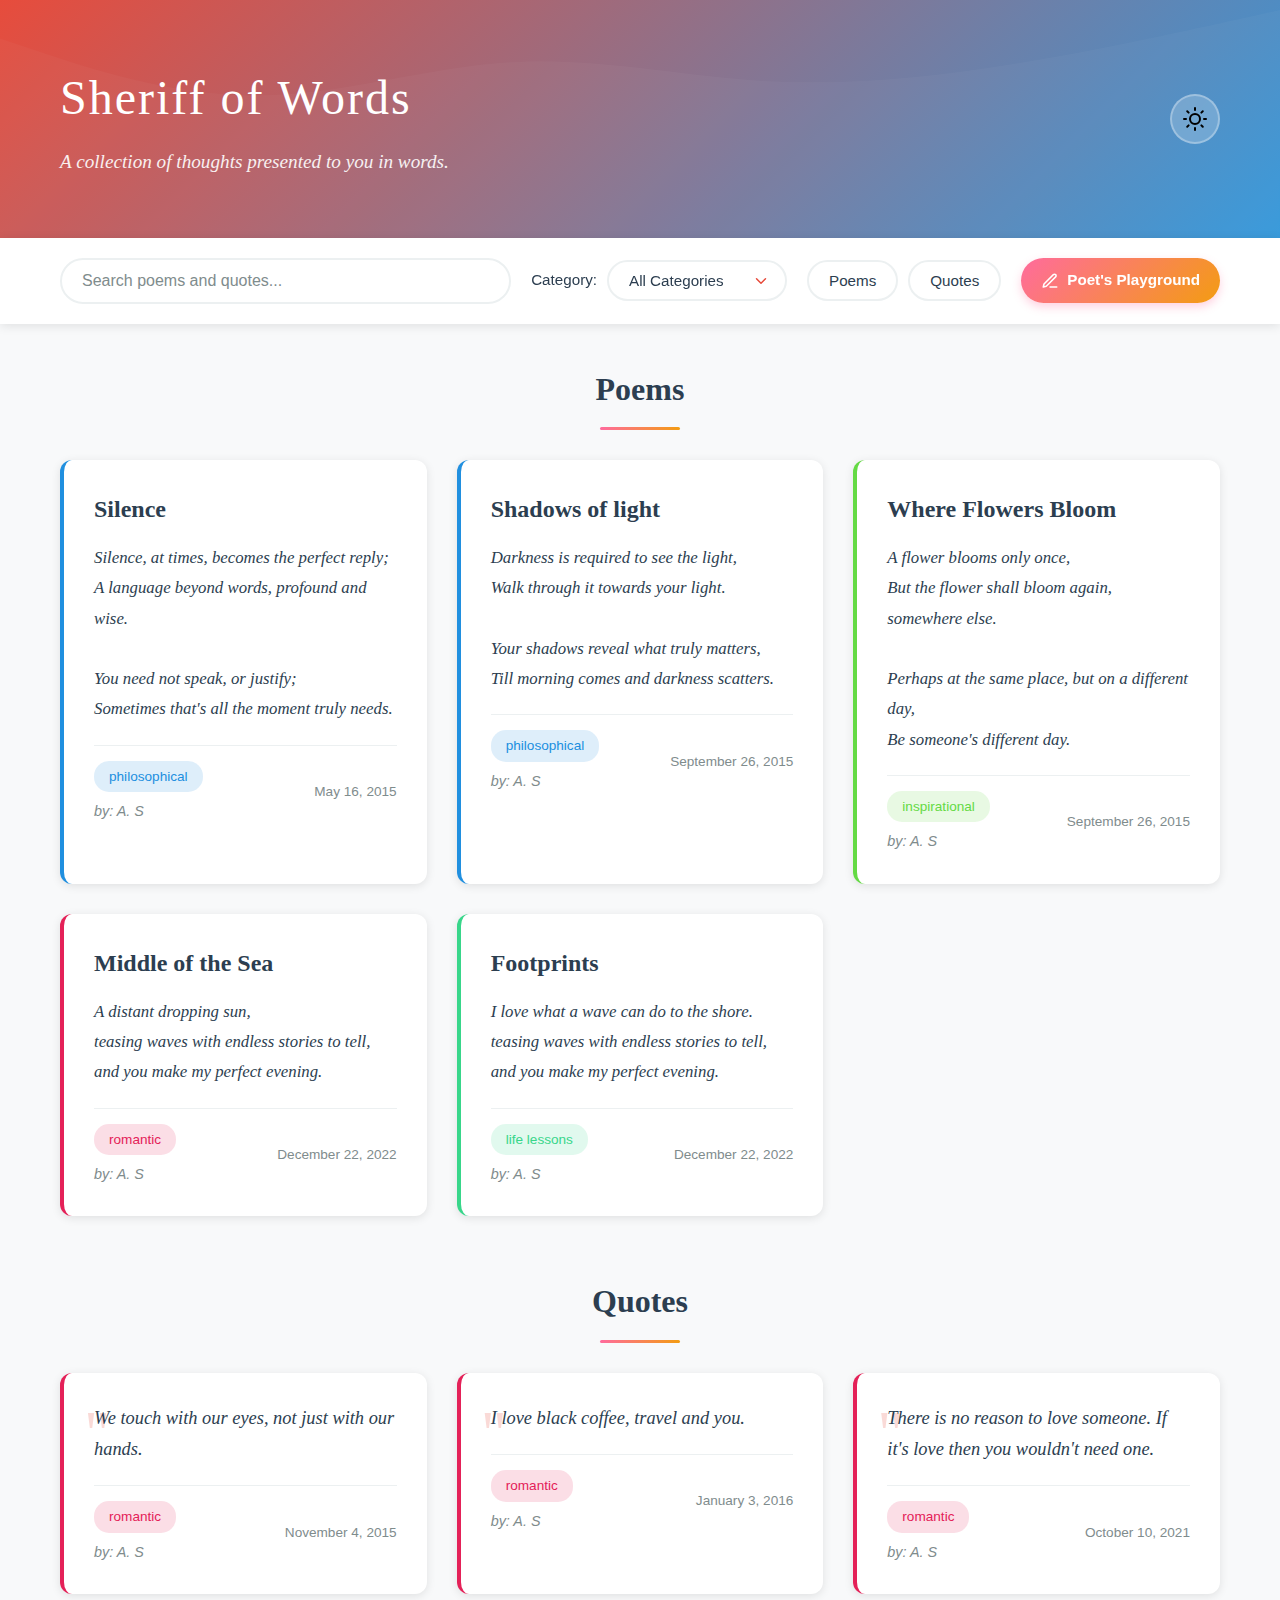
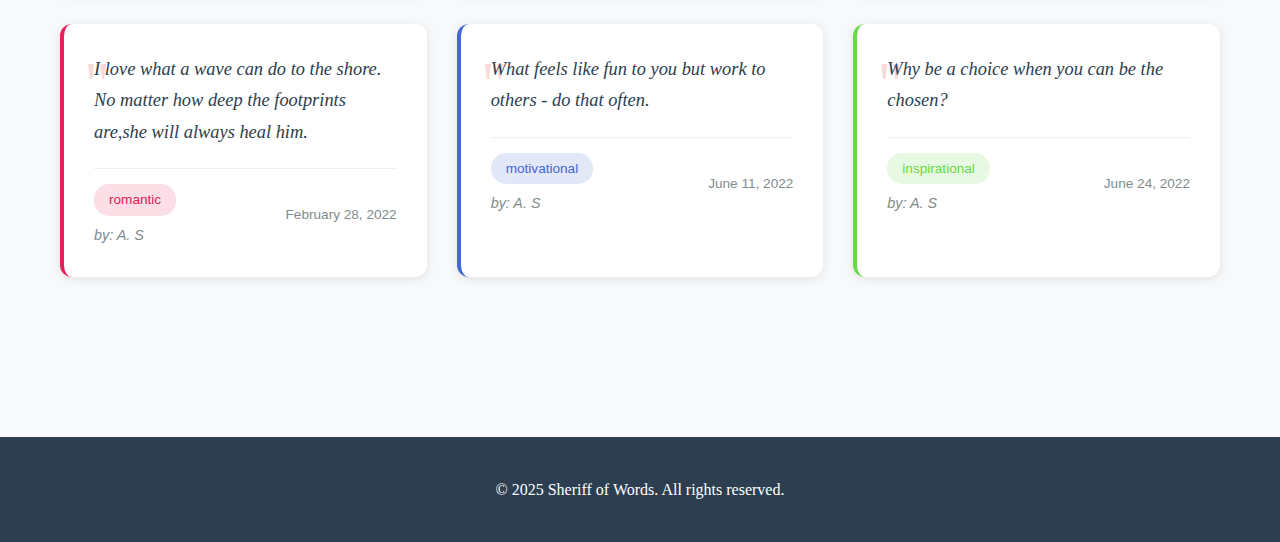
<file: index.html>
<!DOCTYPE html>
<html lang="en">

<head>
    <meta charset="UTF-8">
    <meta name="viewport" content="width=device-width, initial-scale=1.0">
    <meta name="description" content="A collection of romantic and motivational poems and quotes">
    <title>Poems & Quotes - Words from the Heart</title>
    <link rel="stylesheet" href="css/styles.css">
</head>

<body>
    <!-- Header -->
    <header class="header">
        <div class="container">
            <div class="header-content">
                <div>
                    <h1 class="site-title">Sheriff of Words</h1>
                    <p class="site-subtitle">A collection of thoughts presented to you in words.</p>
                </div>
                <button class="theme-toggle" id="themeToggle" aria-label="Toggle dark mode">
                    <svg class="sun-icon" xmlns="http://www.w3.org/2000/svg" width="24" height="24" viewBox="0 0 24 24" fill="none" stroke="currentColor" stroke-width="2" stroke-linecap="round" stroke-linejoin="round">
                        <circle cx="12" cy="12" r="5"></circle>
                        <line x1="12" y1="1" x2="12" y2="3"></line>
                        <line x1="12" y1="21" x2="12" y2="23"></line>
                        <line x1="4.22" y1="4.22" x2="5.64" y2="5.64"></line>
                        <line x1="18.36" y1="18.36" x2="19.78" y2="19.78"></line>
                        <line x1="1" y1="12" x2="3" y2="12"></line>
                        <line x1="21" y1="12" x2="23" y2="12"></line>
                        <line x1="4.22" y1="19.78" x2="5.64" y2="18.36"></line>
                        <line x1="18.36" y1="5.64" x2="19.78" y2="4.22"></line>
                    </svg>
                    <svg class="moon-icon" xmlns="http://www.w3.org/2000/svg" width="24" height="24" viewBox="0 0 24 24" fill="none" stroke="currentColor" stroke-width="2" stroke-linecap="round" stroke-linejoin="round">
                        <path d="M21 12.79A9 9 0 1 1 11.21 3 7 7 0 0 0 21 12.79z"></path>
                    </svg>
                </button>
            </div>
        </div>
    </header>

    <!-- Navigation -->
    <nav class="nav">
        <div class="container">
            <div class="search-bar">
                <input type="text" id="searchInput" placeholder="Search poems and quotes..." class="search-input">
            </div>
            <div class="filter-dropdown-container">
                <label for="categoryFilter" class="filter-label">Category:</label>
                <select id="categoryFilter" class="filter-dropdown">
                    <option value="all">All Categories</option>
                    <!-- Categories will be populated dynamically -->
                </select>
            </div>
            <div class="view-toggle">
                <button class="view-btn" data-view="poems">Poems</button>
                <button class="view-btn" data-view="quotes">Quotes</button>
            </div>
            <a href="playground.html" class="playground-link">
                <svg xmlns="http://www.w3.org/2000/svg" width="18" height="18" viewBox="0 0 24 24" fill="none" stroke="currentColor" stroke-width="2" stroke-linecap="round" stroke-linejoin="round">
                    <path d="M12 20h9"></path>
                    <path d="M16.5 3.5a2.121 2.121 0 0 1 3 3L7 19l-4 1 1-4L16.5 3.5z"></path>
                </svg>
                Poet's Playground
            </a>
        </div>
    </nav>

    <!-- Main Content -->
    <main class="main">
        <div class="container">
            <!-- Poems Section -->
            <section id="poemsSection" class="content-section">
                <h2 class="section-title">Poems</h2>
                <div id="poemsContainer" class="cards-container">
                    <!-- Poems will be loaded here by JavaScript -->
                </div>
            </section>

            <!-- Quotes Section -->
            <section id="quotesSection" class="content-section">
                <h2 class="section-title">Quotes</h2>
                <div id="quotesContainer" class="cards-container">
                    <!-- Quotes will be loaded here by JavaScript -->
                </div>
            </section>

            <!-- Empty State -->
            <div id="emptyState" class="empty-state" style="display: none;">
                <p>No results found. Try a different search or filter.</p>
            </div>
        </div>
    </main>

    <!-- Footer -->
    <footer class="footer">
        <div class="container">
            <p>&copy; 2025 Sheriff of Words. All rights reserved.</p>
        </div>
    </footer>

    <!-- Toast Notification -->
    <div id="toast" class="toast"></div>

    <script src="js/app.js"></script>
</body>

</html>
</file>
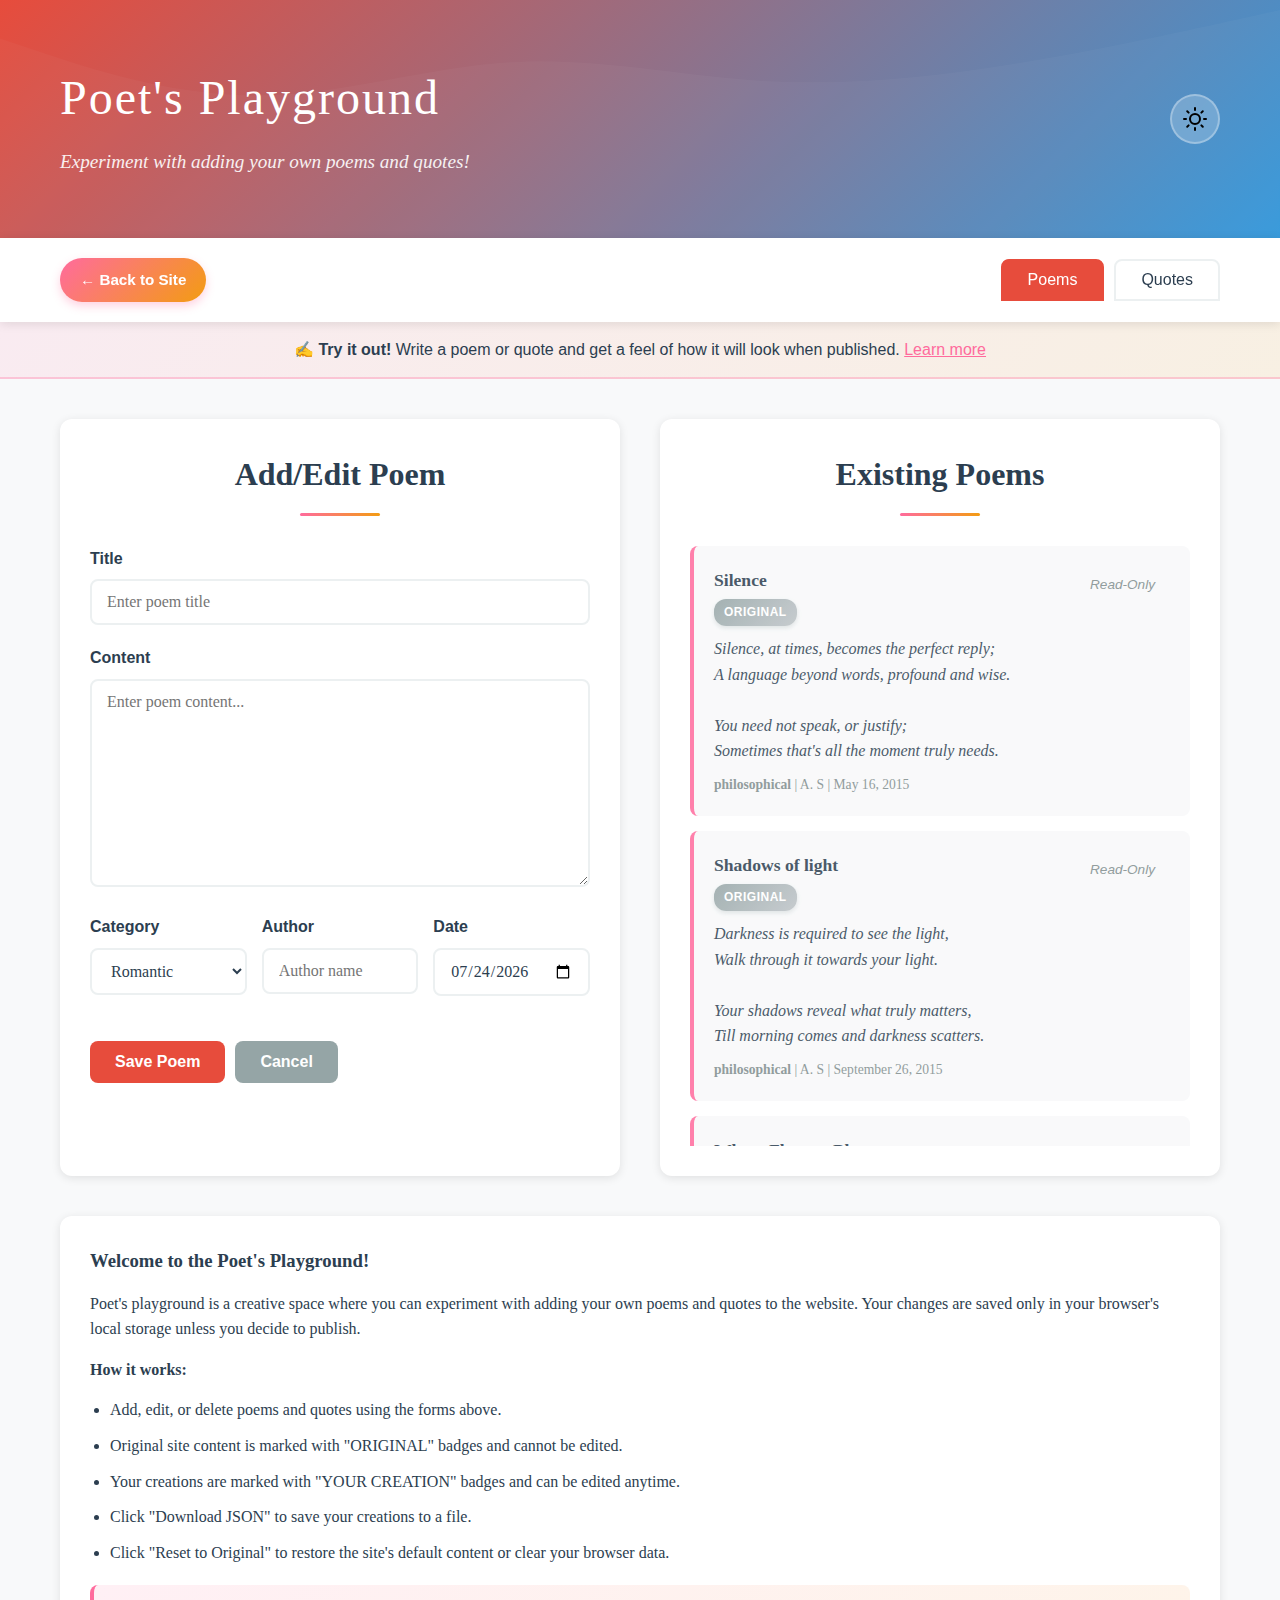
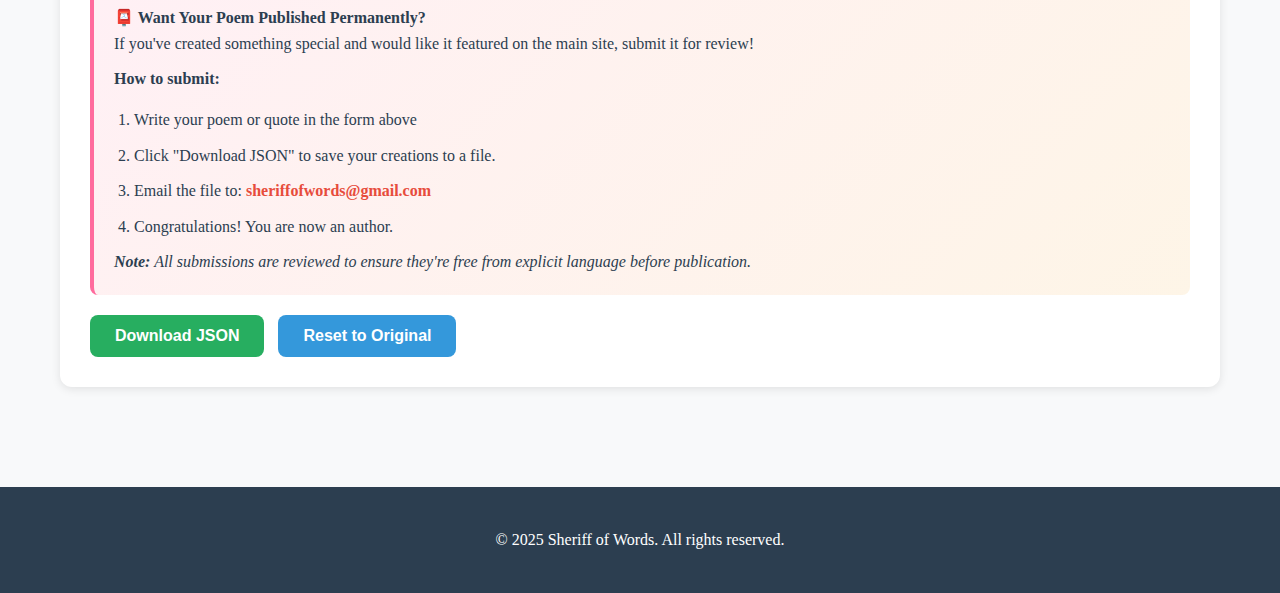
<file: playground.html>
<!DOCTYPE html>
<html lang="en">

<head>
    <meta charset="UTF-8">
    <meta name="viewport" content="width=device-width, initial-scale=1.0">
    <title>Poet's Playground - Poems & Quotes</title>
    <link rel="stylesheet" href="css/styles.css">
    <link rel="stylesheet" href="css/playground.css">
</head>

<body>
    <!-- Header -->
    <header class="header">
        <div class="container">
            <div class="header-content">
                <div>
                    <h1 class="site-title">Poet's Playground</h1>
                    <p class="site-subtitle">Experiment with adding your own poems and quotes!</p>
                </div>
                <button class="theme-toggle" id="themeToggle" aria-label="Toggle dark mode">
                    <svg class="sun-icon" xmlns="http://www.w3.org/2000/svg" width="24" height="24" viewBox="0 0 24 24"
                        fill="none" stroke="currentColor" stroke-width="2" stroke-linecap="round"
                        stroke-linejoin="round">
                        <circle cx="12" cy="12" r="5"></circle>
                        <line x1="12" y1="1" x2="12" y2="3"></line>
                        <line x1="12" y1="21" x2="12" y2="23"></line>
                        <line x1="4.22" y1="4.22" x2="5.64" y2="5.64"></line>
                        <line x1="18.36" y1="18.36" x2="19.78" y2="19.78"></line>
                        <line x1="1" y1="12" x2="3" y2="12"></line>
                        <line x1="21" y1="12" x2="23" y2="12"></line>
                        <line x1="4.22" y1="19.78" x2="5.64" y2="18.36"></line>
                        <line x1="18.36" y1="5.64" x2="19.78" y2="4.22"></line>
                    </svg>
                    <svg class="moon-icon" xmlns="http://www.w3.org/2000/svg" width="24" height="24" viewBox="0 0 24 24"
                        fill="none" stroke="currentColor" stroke-width="2" stroke-linecap="round"
                        stroke-linejoin="round">
                        <path d="M21 12.79A9 9 0 1 1 11.21 3 7 7 0 0 0 21 12.79z"></path>
                    </svg>
                </button>
            </div>
        </div>
    </header>

    <!-- Navigation -->
    <nav class="nav">
        <div class="container">
            <a href="index.html" class="back-link">← Back to Site</a>
            <div class="admin-tabs">
                <button class="tab-btn active" data-tab="poems">Poems</button>
                <button class="tab-btn" data-tab="quotes">Quotes</button>
            </div>
        </div>
    </nav>

    <!-- Temporary Notice Banner -->
    <div
        style="background: linear-gradient(135deg, rgba(255, 107, 157, 0.1), rgba(243, 156, 18, 0.1)); padding: 15px; text-align: center; border-bottom: 2px solid rgba(255, 107, 157, 0.3);">
        <p style="margin: 0; color: var(--text-dark); font-family: 'Arial', sans-serif;">
            <strong>✍️ Try it out!</strong> Write a poem or quote and get a feel of how it will look when published.
            <a href="#instructions" style="color: var(--romantic-color); text-decoration: underline;">Learn more</a>
        </p>
    </div>

    <!-- Main Content -->
    <main class="main">
        <div class="container">
            <!-- Poems Tab -->
            <div id="poemsTab" class="admin-tab active">
                <div class="admin-panel">
                    <div class="form-section">
                        <h2 class="section-title">Add/Edit Poem</h2>
                        <form id="poemForm" class="admin-form">
                            <input type="hidden" id="poemId">

                            <div class="form-group">
                                <label for="poemTitle">Title</label>
                                <input type="text" id="poemTitle" required placeholder="Enter poem title">
                            </div>

                            <div class="form-group">
                                <label for="poemContent">Content</label>
                                <textarea id="poemContent" required placeholder="Enter poem content..."
                                    rows="10"></textarea>
                            </div>

                            <div class="form-row">
                                <div class="form-group">
                                    <label for="poemCategory">Category</label>
                                    <select id="poemCategory" required>
                                        <option value="romantic">Romantic</option>
                                        <option value="motivational">Motivational</option>
                                        <option value="philosophical">Philosophical</option>
                                        <option value="inspirational">Inspirational</option>
                                        <option value="reflective">Reflective</option>
                                        <option value="life-lessons">Life Lessons</option>
                                        <option value="friendship">Friendship</option>
                                        <option value="nature">Nature</option>
                                        <option value="humor">Humor</option>
                                        <option value="melancholic">Melancholic</option>
                                        <option value="others">Others</option>
                                    </select>
                                </div>

                                <div class="form-group">
                                    <label for="poemAuthor">Author</label>
                                    <input type="text" id="poemAuthor" required placeholder="Author name">
                                </div>

                                <div class="form-group">
                                    <label for="poemDate">Date</label>
                                    <input type="date" id="poemDate" required>
                                </div>
                            </div>

                            <div class="form-actions">
                                <button type="submit" class="btn btn-primary">Save Poem</button>
                                <button type="button" class="btn btn-secondary" id="cancelPoemBtn">Cancel</button>
                            </div>
                        </form>
                    </div>

                    <div class="list-section">
                        <h2 class="section-title">Existing Poems</h2>
                        <div id="poemsList" class="items-list"></div>
                    </div>
                </div>
            </div>

            <!-- Quotes Tab -->
            <div id="quotesTab" class="admin-tab">
                <div class="admin-panel">
                    <div class="form-section">
                        <h2 class="section-title">Add/Edit Quote</h2>
                        <form id="quoteForm" class="admin-form">
                            <input type="hidden" id="quoteId">

                            <div class="form-group">
                                <label for="quoteText">Quote Text</label>
                                <textarea id="quoteText" required placeholder="Enter quote text..." rows="5"></textarea>
                            </div>

                            <div class="form-row">
                                <div class="form-group">
                                    <label for="quoteCategory">Category</label>
                                    <select id="quoteCategory" required>
                                        <option value="romantic">Romantic</option>
                                        <option value="motivational">Motivational</option>
                                        <option value="philosophical">Philosophical</option>
                                        <option value="inspirational">Inspirational</option>
                                        <option value="reflective">Reflective</option>
                                        <option value="life-lessons">Life Lessons</option>
                                        <option value="friendship">Friendship</option>
                                        <option value="nature">Nature</option>
                                        <option value="humor">Humor</option>
                                        <option value="melancholic">Melancholic</option>
                                        <option value="others">Others</option>
                                    </select>
                                </div>

                                <div class="form-group">
                                    <label for="quoteAuthor">Author</label>
                                    <input type="text" id="quoteAuthor" required placeholder="Author name">
                                </div>

                                <div class="form-group">
                                    <label for="quoteDate">Date</label>
                                    <input type="date" id="quoteDate" required>
                                </div>
                            </div>

                            <div class="form-actions">
                                <button type="submit" class="btn btn-primary">Save Quote</button>
                                <button type="button" class="btn btn-secondary" id="cancelQuoteBtn">Cancel</button>
                            </div>
                        </form>
                    </div>

                    <div class="list-section">
                        <h2 class="section-title">Existing Quotes</h2>
                        <div id="quotesList" class="items-list"></div>
                    </div>
                </div>
            </div>

            <!-- Instructions -->
            <div id="instructions" class="instructions">
                <h3>Welcome to the Poet's Playground!</h3>
                <p>Poet's playground is a creative space where you can experiment with adding your
                    own poems and quotes to the website. Your changes are saved only in your browser's local storage
                    unless you decide to publish.</p>

                <p><strong>How it works:</strong></p>
                <ul>
                    <li>Add, edit, or delete poems and quotes using the forms above.</li>
                    <li>Original site content is marked with "ORIGINAL" badges and cannot be edited.</li>
                    <li>Your creations are marked with "YOUR CREATION" badges and can be edited anytime.</li>
                    <li>Click "Download JSON" to save your creations to a file.</li>
                    <li>Click "Reset to Original" to restore the site's default content or clear your browser data.</li>
                </ul>

                <div
                    style="background: linear-gradient(135deg, rgba(255, 107, 157, 0.1), rgba(243, 156, 18, 0.1)); padding: 20px; border-radius: 8px; margin: 20px 0; border-left: 4px solid var(--romantic-color);">
                    <h4 style="margin-top: 0; color: var(--text-dark);">📮 Want Your Poem Published Permanently?</h4>
                    <p style="margin-bottom: 10px;">If you've created something special and would like it featured on
                        the main site, submit it for review!</p>
                    <p><strong>How to submit:</strong></p>
                    <ol style="margin-left: 20px; line-height: 1.8;">
                        <li>Write your poem or quote in the form above</li>
                        <li>Click "Download JSON" to save your creations to a file.</li>
                        <li>Email the file to: <strong
                                style="color: var(--primary-color);">sheriffofwords@gmail.com</strong>
                        </li>
                        <li>Congratulations! You are now an author.</li>
                    </ol>
                    <p style="margin-bottom: 0;"><em><strong>Note:</strong> All submissions are reviewed to ensure
                            they're free from explicit language before publication.</em></p>
                </div>

                <button class="btn btn-success" id="downloadBtn">Download JSON</button>
                <button class="btn btn-info" id="resetBtn">Reset to Original</button>
            </div>
        </div>
    </main>

    <!-- Footer -->
    <footer class="footer">
        <div class="container">
            <p>&copy; 2025 Sheriff of Words. All rights reserved.</p>
        </div>
    </footer>

    <!-- Custom Alert Modal -->
    <div id="customAlert" class="custom-alert-overlay">
        <div class="custom-alert-box">
            <div class="custom-alert-icon" id="alertIcon"></div>
            <h3 class="custom-alert-title" id="alertTitle">Alert</h3>
            <p class="custom-alert-message" id="alertMessage">Message goes here</p>
            <div class="custom-alert-buttons">
                <button class="btn btn-primary" id="alertOkBtn">OK</button>
                <button class="btn btn-secondary" id="alertCancelBtn" style="display: none;">Cancel</button>
            </div>
        </div>
    </div>

    <script src="js/playground.js"></script>
</body>

</html>
</file>
<file: css/playground.css>
/* Admin Panel Specific Styles */

.back-link {
    display: inline-flex;
    align-items: center;
    gap: 8px;
    padding: 10px 20px;
    background: linear-gradient(135deg, var(--romantic-color), var(--motivational-color));
    color: white;
    border-radius: 25px;
    text-decoration: none;
    font-size: 0.95rem;
    font-family: 'Arial', sans-serif;
    font-weight: 600;
    transition: var(--transition);
    box-shadow: 0 4px 10px rgba(255, 107, 157, 0.3);
}

.back-link:hover {
    transform: translateY(-2px);
    box-shadow: 0 6px 15px rgba(255, 107, 157, 0.4);
}

/* Dark mode back link */
[data-theme="dark"] .back-link {
    box-shadow: 0 4px 10px rgba(255, 107, 157, 0.4);
}

[data-theme="dark"] .back-link:hover {
    box-shadow: 0 6px 15px rgba(255, 107, 157, 0.5);
}

.admin-tabs {
    display: flex;
    gap: 10px;
}

.tab-btn {
    padding: 10px 25px;
    border: 2px solid #ecf0f1;
    background-color: var(--bg-white);
    color: var(--text-dark);
    border-radius: 8px 8px 0 0;
    cursor: pointer;
    font-size: 1rem;
    transition: var(--transition);
    font-family: 'Arial', sans-serif;
    font-weight: 500;
}

.tab-btn:hover {
    border-color: var(--primary-color);
}

.tab-btn.active {
    background-color: var(--primary-color);
    color: white;
    border-color: var(--primary-color);
}

/* Dark mode tab buttons */
[data-theme="dark"] .tab-btn {
    border-color: rgba(255, 255, 255, 0.2);
}

[data-theme="dark"] .tab-btn:hover {
    background-color: rgba(255, 107, 157, 0.1);
    border-color: var(--romantic-color);
}

/* Admin Tab Content */
.admin-tab {
    display: none;
}

.admin-tab.active {
    display: block;
}

.admin-panel {
    display: grid;
    grid-template-columns: 1fr 1fr;
    gap: 40px;
    margin-bottom: 40px;
}

.form-section,
.list-section {
    background-color: var(--bg-white);
    border-radius: var(--border-radius);
    padding: 30px;
    box-shadow: var(--shadow);
}

/* Admin Form */
.admin-form {
    margin-top: 20px;
}

.form-group {
    margin-bottom: 20px;
}

.form-group label {
    display: block;
    margin-bottom: 8px;
    font-weight: 600;
    color: var(--text-dark);
    font-family: 'Arial', sans-serif;
}

.form-group input,
.form-group textarea,
.form-group select {
    width: 100%;
    padding: 12px 15px;
    border: 2px solid #ecf0f1;
    border-radius: 8px;
    font-size: 1rem;
    transition: var(--transition);
    font-family: 'Georgia', serif;
    background-color: var(--bg-white);
    color: var(--text-dark);
}

.form-group textarea {
    resize: vertical;
    min-height: 100px;
}

.form-group input:focus,
.form-group textarea:focus,
.form-group select:focus {
    outline: none;
    border-color: var(--primary-color);
    box-shadow: 0 0 0 3px rgba(231, 76, 60, 0.1);
}

/* Dark mode form inputs */
[data-theme="dark"] .form-group input,
[data-theme="dark"] .form-group textarea,
[data-theme="dark"] .form-group select {
    border-color: rgba(255, 255, 255, 0.2);
}

[data-theme="dark"] .form-group input:focus,
[data-theme="dark"] .form-group textarea:focus,
[data-theme="dark"] .form-group select:focus {
    border-color: var(--romantic-color);
    box-shadow: 0 0 0 3px rgba(255, 107, 157, 0.1);
}

.form-row {
    display: grid;
    grid-template-columns: repeat(auto-fit, minmax(150px, 1fr));
    gap: 15px;
}

.form-actions {
    display: flex;
    gap: 10px;
    margin-top: 25px;
}

/* Buttons */
.btn {
    padding: 12px 25px;
    border: none;
    border-radius: 8px;
    font-size: 1rem;
    font-weight: 600;
    cursor: pointer;
    transition: var(--transition);
    font-family: 'Arial', sans-serif;
}

.btn-primary {
    background-color: var(--primary-color);
    color: white;
}

.btn-primary:hover {
    background-color: #c0392b;
    transform: translateY(-2px);
    box-shadow: var(--shadow);
}

.btn-secondary {
    background-color: #95a5a6;
    color: white;
}

.btn-secondary:hover {
    background-color: #7f8c8d;
}

.btn-success {
    background-color: #27ae60;
    color: white;
}

.btn-success:hover {
    background-color: #229954;
    transform: translateY(-2px);
    box-shadow: var(--shadow);
}

.btn-info {
    background-color: var(--secondary-color);
    color: white;
}

.btn-info:hover {
    background-color: #2980b9;
    transform: translateY(-2px);
    box-shadow: var(--shadow);
}

.btn-danger {
    background-color: #e74c3c;
    color: white;
    padding: 8px 15px;
    font-size: 0.9rem;
}

.btn-danger:hover {
    background-color: #c0392b;
}

.btn-edit {
    background-color: var(--motivational-color);
    color: white;
    padding: 8px 15px;
    font-size: 0.9rem;
}

.btn-edit:hover {
    background-color: #e67e22;
}

/* Items List */
.items-list {
    max-height: 600px;
    overflow-y: auto;
}

.item-card {
    background-color: #f8f9fa;
    border-radius: 8px;
    padding: 20px;
    margin-bottom: 15px;
    border-left: 4px solid var(--romantic-color);
}

.item-card.motivational {
    border-left-color: var(--motivational-color);
}

/* Dark mode item cards */
[data-theme="dark"] .item-card {
    background-color: rgba(255, 255, 255, 0.05);
}

.item-header {
    display: flex;
    justify-content: space-between;
    align-items: start;
    margin-bottom: 10px;
}

.item-title {
    font-size: 1.1rem;
    font-weight: 600;
    color: var(--text-dark);
    margin: 0;
}

.item-actions {
    display: flex;
    gap: 8px;
}

.item-content {
    color: var(--text-dark);
    margin: 10px 0;
    font-style: italic;
    white-space: pre-line;
}

.item-meta {
    font-size: 0.85rem;
    color: var(--text-light);
    margin-top: 10px;
}

/* Instructions */
.instructions {
    background-color: var(--bg-white);
    border-radius: var(--border-radius);
    padding: 30px;
    box-shadow: var(--shadow);
    margin-top: 40px;
}

.instructions h3 {
    margin-bottom: 15px;
    color: var(--text-dark);
}

.instructions p {
    margin-bottom: 15px;
    line-height: 1.6;
}

.instructions ul {
    margin-left: 20px;
    margin-bottom: 20px;
}

.instructions li {
    margin-bottom: 10px;
    line-height: 1.6;
}

.instructions code {
    background-color: #f8f9fa;
    padding: 2px 6px;
    border-radius: 4px;
    font-family: 'Courier New', monospace;
    color: var(--primary-color);
}

/* Dark mode instructions */
[data-theme="dark"] .instructions code {
    background-color: rgba(255, 255, 255, 0.1);
    color: var(--romantic-color);
}

.instructions .btn {
    margin-right: 10px;
}

/* Responsive Design */
@media (max-width: 968px) {
    .admin-panel {
        grid-template-columns: 1fr;
    }

    .form-row {
        grid-template-columns: 1fr;
    }
}

@media (max-width: 768px) {
    .nav .container {
        flex-direction: column;
        gap: 15px;
    }

    .admin-tabs {
        width: 100%;
    }

    .tab-btn {
        flex: 1;
    }

    .form-actions {
        flex-direction: column;
    }

    .btn {
        width: 100%;
    }
}

/* Scrollbar Styling */
.items-list::-webkit-scrollbar {
    width: 8px;
}

.items-list::-webkit-scrollbar-track {
    background: #f1f1f1;
    border-radius: 4px;
}

.items-list::-webkit-scrollbar-thumb {
    background: #bdc3c7;
    border-radius: 4px;
}

.items-list::-webkit-scrollbar-thumb:hover {
    background: #95a5a6;
}

/* Dark mode scrollbar */
[data-theme="dark"] .items-list::-webkit-scrollbar-track {
    background: rgba(255, 255, 255, 0.05);
}

[data-theme="dark"] .items-list::-webkit-scrollbar-thumb {
    background: rgba(255, 255, 255, 0.2);
}

[data-theme="dark"] .items-list::-webkit-scrollbar-thumb:hover {
    background: rgba(255, 255, 255, 0.3);
}

/* Badges for User-Added vs Original Content */
.user-badge,
.original-badge {
    display: inline-block;
    padding: 4px 10px;
    border-radius: 12px;
    font-size: 0.75rem;
    font-weight: 600;
    font-family: 'Arial', sans-serif;
    text-transform: uppercase;
    letter-spacing: 0.5px;
    margin-top: 5px;
}

.user-badge {
    background: linear-gradient(135deg, #27ae60, #2ecc71);
    color: white;
    box-shadow: 0 2px 4px rgba(39, 174, 96, 0.3);
}

.original-badge {
    background: linear-gradient(135deg, #95a5a6, #bdc3c7);
    color: white;
    box-shadow: 0 2px 4px rgba(149, 165, 166, 0.3);
}

/* Dark mode badges */
[data-theme="dark"] .user-badge {
    background: linear-gradient(135deg, #229954, #27ae60);
}

[data-theme="dark"] .original-badge {
    background: linear-gradient(135deg, #7f8c8d, #95a5a6);
}

/* Read-Only Label */
.read-only-label {
    font-size: 0.85rem;
    color: var(--text-light);
    font-weight: 500;
    font-family: 'Arial', sans-serif;
    font-style: italic;
    padding: 8px 15px;
}

/* User-Added Item Card Styling */
.item-card.user-added {
    border-left-width: 5px;
    background: linear-gradient(to right, rgba(39, 174, 96, 0.05), transparent);
}

[data-theme="dark"] .item-card.user-added {
    background: linear-gradient(to right, rgba(39, 174, 96, 0.1), transparent);
}

/* Original Content Styling */
.item-card.original-content {
    opacity: 0.85;
}

.item-card.original-content:hover {
    opacity: 1;
}

/* Quote header layout fix */
.header-top {
    display: flex;
    justify-content: space-between;
    align-items: center;
    width: 100%;
}

/* Custom Alert Modal */
.custom-alert-overlay {
    display: none;
    position: fixed;
    top: 0;
    left: 0;
    width: 100%;
    height: 100%;
    background: rgba(0, 0, 0, 0.6);
    backdrop-filter: blur(4px);
    z-index: 10000;
    animation: fadeIn 0.3s ease;
}

.custom-alert-overlay.show {
    display: flex;
    align-items: center;
    justify-content: center;
}

.custom-alert-box {
    background: var(--bg-white);
    border-radius: 16px;
    padding: 40px;
    max-width: 500px;
    width: 90%;
    box-shadow: 0 20px 60px rgba(0, 0, 0, 0.3);
    animation: slideDown 0.3s ease;
    position: relative;
    text-align: center;
}

/* Dark mode alert box */
[data-theme="dark"] .custom-alert-box {
    box-shadow: 0 20px 60px rgba(0, 0, 0, 0.6);
}

.custom-alert-icon {
    width: 80px;
    height: 80px;
    margin: 0 auto 20px;
    border-radius: 50%;
    display: flex;
    align-items: center;
    justify-content: center;
    font-size: 3rem;
}

.custom-alert-icon.success {
    background: linear-gradient(135deg, #27ae60, #2ecc71);
    color: white;
}

.custom-alert-icon.success::before {
    content: '✓';
}

.custom-alert-icon.error {
    background: linear-gradient(135deg, #e74c3c, #c0392b);
    color: white;
}

.custom-alert-icon.error::before {
    content: '✕';
}

.custom-alert-icon.warning {
    background: linear-gradient(135deg, #f39c12, #e67e22);
    color: white;
}

.custom-alert-icon.warning::before {
    content: '⚠';
}

.custom-alert-icon.info {
    background: linear-gradient(135deg, #3498db, #2980b9);
    color: white;
}

.custom-alert-icon.info::before {
    content: 'ℹ';
}

.custom-alert-title {
    font-size: 1.5rem;
    font-weight: 600;
    color: var(--text-dark);
    margin-bottom: 15px;
    font-family: 'Arial', sans-serif;
}

.custom-alert-message {
    font-size: 1rem;
    color: var(--text-dark);
    line-height: 1.6;
    margin-bottom: 30px;
    font-family: 'Georgia', serif;
}

.custom-alert-buttons {
    display: flex;
    gap: 10px;
    justify-content: center;
}

.custom-alert-buttons .btn {
    min-width: 100px;
}

/* Animation for alert */
@keyframes slideDown {
    from {
        opacity: 0;
        transform: translateY(-50px) scale(0.9);
    }
    to {
        opacity: 1;
        transform: translateY(0) scale(1);
    }
}
</file>
<file: css/styles.css>
/* Reset and Base Styles */
* {
  margin: 0;
  padding: 0;
  box-sizing: border-box;
}

:root {
  --primary-color: #e74c3c;
  --secondary-color: #3498db;
  --romantic-color: #ff6b9d;
  --motivational-color: #f39c12;
  --text-dark: #2c3e50;
  --text-light: #7f8c8d;
  --bg-light: #f8f9fa;
  --bg-white: #ffffff;
  --shadow: 0 2px 10px rgba(0, 0, 0, 0.1);
  --shadow-hover: 0 5px 20px rgba(0, 0, 0, 0.15);
  --shadow-3d: 0 10px 30px rgba(0, 0, 0, 0.2);
  --border-radius: 12px;
  --transition: all 0.3s ease;
  --transition-3d: transform 0.6s cubic-bezier(0.23, 1, 0.32, 1);
}

/* Dark Mode Variables */
[data-theme="dark"] {
  --text-dark: #ecf0f1;
  --text-light: #bdc3c7;
  --bg-light: #1a1a2e;
  --bg-white: #16213e;
  --shadow: 0 2px 10px rgba(0, 0, 0, 0.3);
  --shadow-hover: 0 5px 20px rgba(0, 0, 0, 0.4);
  --shadow-3d: 0 10px 30px rgba(0, 0, 0, 0.5);
}

body {
  font-family: "Georgia", "Times New Roman", serif;
  line-height: 1.6;
  color: var(--text-dark);
  background-color: var(--bg-light);
  transition: background-color 0.3s ease, color 0.3s ease;
}

.container {
  max-width: 1200px;
  margin: 0 auto;
  padding: 0 20px;
}

/* Header Styles */
.header {
  background: linear-gradient(
    135deg,
    var(--primary-color),
    var(--secondary-color)
  );
  color: white;
  padding: 60px 20px;
  box-shadow: var(--shadow);
  position: relative;
  overflow: hidden;
}

.header::before {
  content: "";
  position: absolute;
  top: 0;
  left: 0;
  right: 0;
  bottom: 0;
  background: url('data:image/svg+xml,<svg xmlns="http://www.w3.org/2000/svg" viewBox="0 0 1440 320"><path fill="rgba(255,255,255,0.1)" d="M0,96L48,112C96,128,192,160,288,160C384,160,480,128,576,122.7C672,117,768,139,864,144C960,149,1056,139,1152,122.7C1248,107,1344,85,1392,74.7L1440,64L1440,320L1392,320C1344,320,1248,320,1152,320C1056,320,960,320,864,320C768,320,672,320,576,320C480,320,384,320,288,320C192,320,96,320,48,320L0,320Z"></path></svg>')
    no-repeat bottom;
  background-size: cover;
  opacity: 0.3;
}

.header-content {
  position: relative;
  z-index: 1;
  display: flex;
  justify-content: space-between;
  align-items: center;
  flex-wrap: wrap;
  gap: 20px;
  text-align: left;
}

.site-title {
  font-size: 3rem;
  font-weight: 300;
  margin-bottom: 10px;
  letter-spacing: 2px;
  animation: fadeInDown 0.8s ease-out;
}

.site-subtitle {
  font-size: 1.2rem;
  font-style: italic;
  opacity: 0.9;
  animation: fadeInUp 0.8s ease-out;
}

/* Theme Toggle Button */
.theme-toggle {
  background: rgba(255, 255, 255, 0.2);
  border: 2px solid rgba(255, 255, 255, 0.3);
  border-radius: 50%;
  width: 50px;
  height: 50px;
  display: flex;
  align-items: center;
  justify-content: center;
  cursor: pointer;
  transition: all 0.3s ease;
  backdrop-filter: blur(10px);
  position: relative;
  overflow: hidden;
}

.theme-toggle:hover {
  background: rgba(255, 255, 255, 0.3);
  transform: scale(1.1) rotate(15deg);
}

.theme-toggle:active {
  transform: scale(0.95);
}

.theme-toggle .sun-icon,
.theme-toggle .moon-icon {
  position: absolute;
  transition: all 0.3s ease;
}

.theme-toggle .sun-icon {
  opacity: 1;
  transform: rotate(0deg) scale(1);
}

.theme-toggle .moon-icon {
  opacity: 0;
  transform: rotate(180deg) scale(0);
}

[data-theme="dark"] .theme-toggle .sun-icon {
  opacity: 0;
  transform: rotate(-180deg) scale(0);
}

[data-theme="dark"] .theme-toggle .moon-icon {
  opacity: 1;
  transform: rotate(0deg) scale(1);
}

/* Navigation Styles */
.nav {
  background-color: var(--bg-white);
  padding: 20px 0;
  box-shadow: var(--shadow);
  position: sticky;
  top: 0;
  z-index: 100;
}

.nav .container {
  display: flex;
  flex-wrap: wrap;
  gap: 20px;
  align-items: center;
  justify-content: space-between;
}

.search-bar {
  flex: 1;
  min-width: 200px;
}

.search-input {
  width: 100%;
  padding: 12px 20px;
  border: 2px solid #ecf0f1;
  border-radius: 25px;
  font-size: 1rem;
  transition: var(--transition);
  font-family: "Arial", sans-serif;
  background-color: var(--bg-white);
  color: var(--text-dark);
}

.search-input:focus {
  outline: none;
  border-color: var(--primary-color);
  box-shadow: 0 0 0 3px rgba(231, 76, 60, 0.1);
}

.search-input::placeholder {
  color: var(--text-light);
}

/* Dark mode search input */
[data-theme="dark"] .search-input {
  border-color: rgba(255, 255, 255, 0.2);
}

[data-theme="dark"] .search-input:focus {
  border-color: var(--romantic-color);
  box-shadow: 0 0 0 3px rgba(255, 107, 157, 0.1);
}

/* Filter Dropdown Container */
.filter-dropdown-container {
  display: flex;
  align-items: center;
  gap: 10px;
}

.filter-label {
  font-size: 0.95rem;
  color: var(--text-dark);
  font-family: "Arial", sans-serif;
  font-weight: 500;
}

.filter-dropdown {
  padding: 10px 20px;
  border: 2px solid #ecf0f1;
  background-color: var(--bg-white);
  color: var(--text-dark);
  border-radius: 25px;
  cursor: pointer;
  font-size: 0.95rem;
  transition: var(--transition);
  font-family: "Arial", sans-serif;
  font-weight: 500;
  min-width: 180px;
  appearance: none;
  -webkit-appearance: none;
  -moz-appearance: none;
  background-image: url("data:image/svg+xml;charset=UTF-8,%3csvg xmlns='http://www.w3.org/2000/svg' viewBox='0 0 24 24' fill='none' stroke='%23e74c3c' stroke-width='2' stroke-linecap='round' stroke-linejoin='round'%3e%3cpolyline points='6 9 12 15 18 9'%3e%3c/polyline%3e%3c/svg%3e");
  background-repeat: no-repeat;
  background-position: right 15px center;
  background-size: 18px;
  padding-right: 45px;
}

.filter-dropdown:hover {
  border-color: var(--primary-color);
}

.filter-dropdown:focus {
  outline: none;
  border-color: var(--primary-color);
  box-shadow: 0 0 0 3px rgba(231, 76, 60, 0.1);
}

/* Dark mode dropdown */
[data-theme="dark"] .filter-dropdown {
  border-color: rgba(255, 255, 255, 0.2);
  background-image: url("data:image/svg+xml;charset=UTF-8,%3csvg xmlns='http://www.w3.org/2000/svg' viewBox='0 0 24 24' fill='none' stroke='%23ff6b9d' stroke-width='2' stroke-linecap='round' stroke-linejoin='round'%3e%3cpolyline points='6 9 12 15 18 9'%3e%3c/polyline%3e%3c/svg%3e");
}

[data-theme="dark"] .filter-dropdown:hover,
[data-theme="dark"] .filter-dropdown:focus {
  border-color: var(--romantic-color);
  box-shadow: 0 0 0 3px rgba(255, 107, 157, 0.1);
}

.view-toggle {
  display: flex;
  gap: 10px;
  flex-wrap: wrap;
}

.view-btn {
  padding: 10px 20px;
  border: 2px solid #ecf0f1;
  background-color: var(--bg-white);
  color: var(--text-dark);
  border-radius: 25px;
  cursor: pointer;
  font-size: 0.95rem;
  transition: var(--transition);
  font-family: "Arial", sans-serif;
  font-weight: 500;
}

.view-btn:hover {
  border-color: var(--primary-color);
  transform: translateY(-2px);
}

.view-btn.active {
  background-color: var(--primary-color);
  color: white;
  border-color: var(--primary-color);
}

/* Dark mode specific button styles */
[data-theme="dark"] .view-btn {
  border-color: rgba(255, 255, 255, 0.2);
}

[data-theme="dark"] .view-btn:hover {
  border-color: var(--romantic-color);
  background-color: rgba(255, 107, 157, 0.1);
}

/* Playground Link */
.playground-link {
  display: flex;
  align-items: center;
  gap: 8px;
  padding: 10px 20px;
  background: linear-gradient(
    135deg,
    var(--romantic-color),
    var(--motivational-color)
  );
  color: white;
  border-radius: 25px;
  text-decoration: none;
  font-size: 0.95rem;
  font-family: "Arial", sans-serif;
  font-weight: 600;
  transition: var(--transition);
  box-shadow: 0 4px 10px rgba(255, 107, 157, 0.3);
}

.playground-link:hover {
  transform: translateY(-2px);
  box-shadow: 0 6px 15px rgba(255, 107, 157, 0.4);
}

.playground-link svg {
  flex-shrink: 0;
}

/* Dark mode playground link */
[data-theme="dark"] .playground-link {
  box-shadow: 0 4px 10px rgba(255, 107, 157, 0.4);
}

[data-theme="dark"] .playground-link:hover {
  box-shadow: 0 6px 15px rgba(255, 107, 157, 0.5);
}

/* Main Content */
.main {
  padding: 40px 0;
  min-height: calc(100vh - 400px);
}

.content-section {
  margin-bottom: 60px;
}

.section-title {
  font-size: 2rem;
  color: var(--text-dark);
  margin-bottom: 30px;
  text-align: center;
  position: relative;
  padding-bottom: 15px;
}

.section-title::after {
  content: "";
  position: absolute;
  bottom: 0;
  left: 50%;
  transform: translateX(-50%);
  width: 80px;
  height: 3px;
  background: linear-gradient(
    to right,
    var(--romantic-color),
    var(--motivational-color)
  );
  border-radius: 2px;
}

/* Cards Container */
.cards-container {
  display: grid;
  grid-template-columns: repeat(auto-fill, minmax(300px, 1fr));
  gap: 30px;
}

/* Poem Card */
.poem-card {
  background-color: var(--bg-white);
  border-radius: var(--border-radius);
  padding: 30px;
  box-shadow: var(--shadow);
  transition: var(--transition-3d);
  border-left: 4px solid var(--romantic-color);
  position: relative;
  transform-style: preserve-3d;
  perspective: 1000px;
  cursor: pointer;
  overflow: hidden;
}

.poem-card::before {
  content: "";
  position: absolute;
  top: 0;
  left: 0;
  right: 0;
  bottom: 0;
  background: var(
    --category-gradient,
    linear-gradient(135deg, var(--romantic-color) 0%, transparent 100%)
  );
  opacity: 0;
  transition: opacity 0.3s ease;
  border-radius: var(--border-radius);
  z-index: 0;
}

.poem-card:hover {
  transform: translateY(-10px) rotateX(5deg) scale(1.02);
  box-shadow: var(--shadow-3d);
}

.poem-card:hover::before {
  opacity: 0.05;
}

.poem-card > * {
  position: relative;
  z-index: 1;
}

.poem-title {
  font-size: 1.5rem;
  color: var(--text-dark);
  margin-bottom: 15px;
  font-weight: 600;
}

.poem-content {
  font-size: 1.05rem;
  line-height: 1.8;
  color: var(--text-dark);
  margin-bottom: 20px;
  white-space: pre-line;
  font-style: italic;
}

.poem-meta {
  display: flex;
  justify-content: space-between;
  align-items: center;
  flex-wrap: wrap;
  gap: 10px;
  padding-top: 15px;
  border-top: 1px solid #ecf0f1;
}

.meta-left {
  display: flex;
  flex-direction: column;
  gap: 8px;
}

.poem-author {
  font-size: 0.9rem;
  color: var(--text-light);
  font-family: "Arial", sans-serif;
  font-style: italic;
}

.category-tag {
  display: inline-block;
  padding: 5px 15px;
  border-radius: 15px;
  font-size: 0.85rem;
  font-weight: 500;
  font-family: "Arial", sans-serif;
  /* Colors will be applied dynamically via JavaScript */
}

.poem-date {
  font-size: 0.85rem;
  color: var(--text-light);
  font-family: "Arial", sans-serif;
}

/* Quote Card */
.quote-card {
  background-color: var(--bg-white);
  border-radius: var(--border-radius);
  padding: 30px;
  box-shadow: var(--shadow);
  transition: var(--transition-3d);
  position: relative;
  border-left: 4px solid var(--romantic-color);
  transform-style: preserve-3d;
  perspective: 1000px;
  cursor: pointer;
  overflow: hidden;
}

.quote-card::after {
  content: "";
  position: absolute;
  top: 0;
  left: 0;
  right: 0;
  bottom: 0;
  background: var(
    --category-gradient,
    linear-gradient(135deg, var(--romantic-color) 0%, transparent 100%)
  );
  opacity: 0;
  transition: opacity 0.3s ease;
  border-radius: var(--border-radius);
  z-index: 0;
}

.quote-card:hover {
  transform: translateY(-10px) rotateX(-5deg) scale(1.02);
  box-shadow: var(--shadow-3d);
}

.quote-card:hover::after {
  opacity: 0.05;
}

.quote-card::before {
  content: '"';
  font-size: 4rem;
  color: var(--primary-color);
  opacity: 0.2;
  position: absolute;
  top: 10px;
  left: 20px;
  font-family: Georgia, serif;
  z-index: 0;
  transition: all 0.3s ease;
}

.quote-card:hover::before {
  opacity: 0.3;
  transform: scale(1.2) rotate(-10deg);
}

.quote-text {
  font-size: 1.15rem;
  line-height: 1.7;
  color: var(--text-dark);
  margin-bottom: 20px;
  font-style: italic;
  position: relative;
  z-index: 1;
}

.quote-meta {
  display: flex;
  justify-content: space-between;
  align-items: center;
  flex-wrap: wrap;
  gap: 10px;
  padding-top: 15px;
  border-top: 1px solid #ecf0f1;
}

/* Dark mode border for meta sections */
[data-theme="dark"] .poem-meta,
[data-theme="dark"] .quote-meta {
  border-top-color: rgba(255, 255, 255, 0.1);
}

/* Empty State */
.empty-state {
  text-align: center;
  padding: 60px 20px;
  color: var(--text-light);
  font-size: 1.2rem;
}

/* Footer */
.footer {
  background-color: #2c3e50;
  color: white;
  padding: 30px 20px;
  text-align: center;
  margin-top: 60px;
}

.footer p {
  margin: 10px 0;
  color: white;
}

/* Dark mode footer */
[data-theme="dark"] .footer {
  background-color: #0f1419;
  border-top: 1px solid rgba(255, 255, 255, 0.1);
}

/* Responsive Design */
@media (max-width: 768px) {
  .site-title {
    font-size: 2rem;
  }

  .site-subtitle {
    font-size: 1rem;
  }

  .nav .container {
    flex-direction: column;
    align-items: stretch;
  }

  .search-bar {
    width: 100%;
  }

  .filter-dropdown-container {
    width: 100%;
    justify-content: center;
  }

  .filter-dropdown {
    flex: 1;
  }

  .view-toggle {
    justify-content: center;
  }

  .playground-link {
    width: 100%;
    justify-content: center;
  }

  .cards-container {
    grid-template-columns: 1fr;
  }

  .section-title {
    font-size: 1.5rem;
  }
}

/* Animations */
@keyframes fadeIn {
  from {
    opacity: 0;
    transform: translateY(20px);
  }
  to {
    opacity: 1;
    transform: translateY(0);
  }
}

@keyframes fadeInDown {
  from {
    opacity: 0;
    transform: translateY(-30px);
  }
  to {
    opacity: 1;
    transform: translateY(0);
  }
}

@keyframes fadeInUp {
  from {
    opacity: 0;
    transform: translateY(30px);
  }
  to {
    opacity: 1;
    transform: translateY(0);
  }
}

/* Smooth scrolling */
html {
  scroll-behavior: smooth;
}

/* Selection styling */
::selection {
  background-color: var(--romantic-color);
  color: white;
}

::-moz-selection {
  background-color: var(--romantic-color);
  color: white;
}

/* Scrollbar styling */
::-webkit-scrollbar {
  width: 12px;
}

::-webkit-scrollbar-track {
  background: var(--bg-light);
}

::-webkit-scrollbar-thumb {
  background: linear-gradient(
    135deg,
    var(--romantic-color),
    var(--motivational-color)
  );
  border-radius: 6px;
}

::-webkit-scrollbar-thumb:hover {
  background: linear-gradient(
    135deg,
    var(--motivational-color),
    var(--romantic-color)
  );
}

/* Toast Notification */
.toast {
  position: fixed;
  bottom: 30px;
  right: 30px;
  background: var(--text-dark);
  color: var(--bg-white);
  padding: 16px 24px;
  border-radius: 8px;
  box-shadow: 0 4px 12px rgba(0, 0, 0, 0.3);
  transform: translateX(400px);
  transition: transform 0.3s ease;
  z-index: 1000;
  display: flex;
  align-items: center;
  gap: 10px;
  font-family: "Arial", sans-serif;
}

.toast.show {
  transform: translateX(0);
}

.toast::before {
  content: "✓";
  width: 24px;
  height: 24px;
  background: var(--romantic-color);
  border-radius: 50%;
  display: flex;
  align-items: center;
  justify-content: center;
  font-weight: bold;
}

/* Copy Button */
.copy-btn {
  position: absolute;
  top: 15px;
  right: 15px;
  background: rgba(231, 76, 60, 0.1);
  border: 1px solid var(--romantic-color);
  color: var(--romantic-color);
  padding: 8px 12px;
  border-radius: 6px;
  cursor: pointer;
  font-size: 0.85rem;
  font-family: "Arial", sans-serif;
  transition: all 0.3s ease;
  opacity: 0;
  z-index: 2;
}

.poem-card:hover .copy-btn,
.quote-card:hover .copy-btn {
  opacity: 1;
}

.copy-btn:hover {
  background: var(--romantic-color);
  color: white;
  transform: scale(1.05);
}

.copy-btn:active {
  transform: scale(0.95);
}

/* Staggered animation for cards */
.poem-card,
.quote-card {
  animation: fadeIn 0.5s ease-out;
}

.poem-card:nth-child(1),
.quote-card:nth-child(1) {
  animation-delay: 0s;
}
.poem-card:nth-child(2),
.quote-card:nth-child(2) {
  animation-delay: 0.1s;
}
.poem-card:nth-child(3),
.quote-card:nth-child(3) {
  animation-delay: 0.2s;
}
.poem-card:nth-child(4),
.quote-card:nth-child(4) {
  animation-delay: 0.3s;
}
.poem-card:nth-child(5),
.quote-card:nth-child(5) {
  animation-delay: 0.4s;
}
.poem-card:nth-child(6),
.quote-card:nth-child(6) {
  animation-delay: 0.5s;
}

/* Focus visible for accessibility */
*:focus-visible {
  outline: 2px solid var(--romantic-color);
  outline-offset: 2px;
}
</file>
